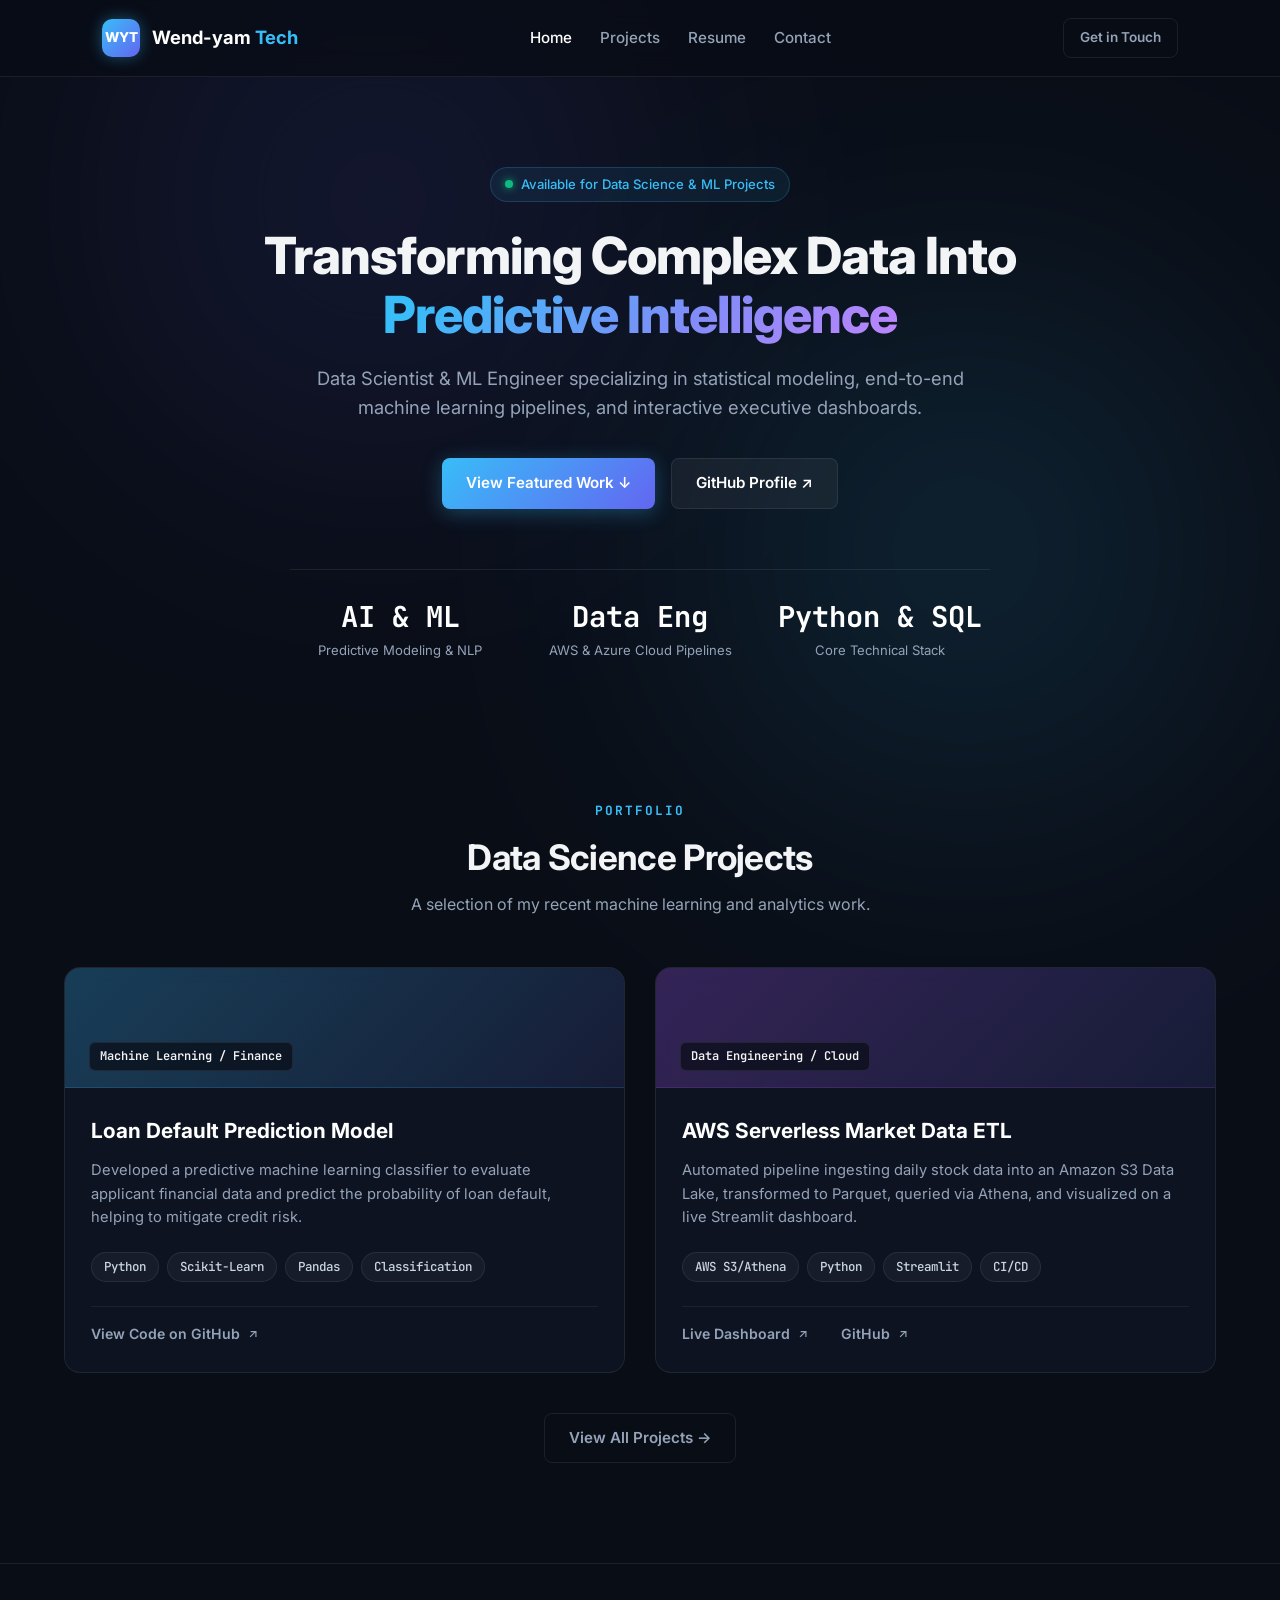
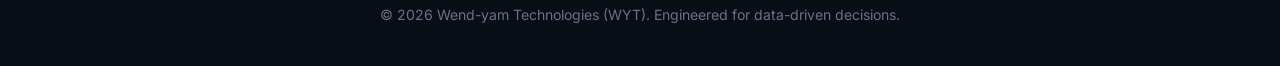
<file: index.html>
<!DOCTYPE html>
<html lang="en">
<head>
    <meta charset="UTF-8">
    <meta name="viewport" content="width=device-width, initial-scale=1.0">
    <meta name="description" content="Wend-yam Nikiema is a Data Scientist and Machine Learning Engineer specializing in NLP, predictive modeling, and cloud data engineering (AWS/Azure).">
    <meta name="author" content="Wend-yam Nikiema">
    <meta name="keywords" content="Wend-yam Nikiema, Data Scientist, Machine Learning, Wendyamtech, Data Engineer"> 
    <title>Wend-yam Technologies | Data Science & Machine Learning</title>
    <!-- Google Fonts: Inter & JetBrains Mono -->
    <link rel="preconnect" href="https://fonts.googleapis.com">
    <link rel="preconnect" href="https://fonts.gstatic.com" crossorigin>
    <link href="https://fonts.googleapis.com/css2?family=Inter:wght@300;400;500;600;700;800&family=JetBrains+Mono:wght@400;500&display=swap" rel="stylesheet">
    <link rel="stylesheet" href="css/styles.css">
</head>
<body>

    <!-- BACKGROUND GLOW EFFECTS -->
    <div class="glow-bg glow-1"></div>
    <div class="glow-bg glow-2"></div>

    <!-- GLASS NAVIGATION -->
    <header class="navbar">
        <a href="index.html" class="brand">
            <div class="brand-icon">WYT</div>
            <span class="brand-text">Wend-yam <span class="highlight">Tech</span></span>
        </a>

        <!-- Hamburger Icon for Mobile -->
        <div class="hamburger" id="hamburger-menu">
            <svg width="28" height="28" viewBox="0 0 24 24" fill="none" stroke="currentColor" stroke-width="2"><line x1="3" y1="12" x2="21" y2="12"></line><line x1="3" y1="6" x2="21" y2="6"></line><line x1="3" y1="18" x2="21" y2="18"></line></svg>
        </div>

        <nav class="nav-links" id="nav-links">
            <a href="index.html" class="active">Home</a>
            <a href="projects.html">Projects</a>
            <a href="resume.html">Resume</a>
            <a href="contact.html">Contact</a>
        </nav>
        <a href="contact.html" class="btn btn-outline btn-sm desktop-only">Get in Touch</a>
    </header>

    <!-- HERO SECTION -->
    <section class="hero">
        <div class="status-badge">
            <span class="pulse-dot"></span>
            <span>Available for Data Science & ML Projects</span>
        </div>
        <h1 class="hero-title">
            Transforming Complex Data Into <span class="gradient-text">Predictive Intelligence</span>
        </h1>
        <p class="hero-subtext">
            Data Scientist & ML Engineer specializing in statistical modeling, end-to-end machine learning pipelines, and interactive executive dashboards.
        </p>
        <div class="hero-cta">
            <a href="#projects" class="btn btn-primary">View Featured Work ↓</a>
            <!-- LE LIEN GITHUB A ÉTÉ MIS À JOUR ICI -->
            <a href="https://github.com/Wendyamemile" target="_blank" class="btn btn-secondary">GitHub Profile ↗</a>
        </div>

        <!-- QUICK IMPACT STATS -->
        <div class="stats-grid">
            <div class="stat-card">
                <span class="stat-num">AI & ML</span>
                <span class="stat-label">Predictive Modeling & NLP</span>
            </div>
            <div class="stat-card">
                <span class="stat-num">Data Eng</span>
                <span class="stat-label">AWS & Azure Cloud Pipelines</span>
            </div>
            <div class="stat-card">
                <span class="stat-num">Python & SQL</span>
                <span class="stat-label">Core Technical Stack</span>
            </div>
        </div>
    </section>

    <!-- PROJECTS SECTION -->
    <main class="container" id="projects">
        <div class="section-header">
            <p class="section-tag">PORTFOLIO</p>
            <h2 class="section-heading">Data Science Projects</h2>
            <p class="section-subheading">A selection of my recent machine learning and analytics work.</p>
        </div>

        <div class="project-grid">

            <!-- VOTRE VRAI PROJET: LOAN DEFAULT -->
            <article class="project-card">
                <div class="card-banner banner-blue">
                    <span class="banner-badge">Machine Learning / Finance</span>
                </div>
                <div class="card-body">
                    <h3 class="project-title">Loan Default Prediction Model</h3>
                    <p class="project-desc">
                        Developed a predictive machine learning classifier to evaluate applicant financial data and predict the probability of loan default, helping to mitigate credit risk.
                    </p>
                    <div class="tags">
                        <span class="tag">Python</span>
                        <span class="tag">Scikit-Learn</span>
                        <span class="tag">Pandas</span>
                        <span class="tag">Classification</span>
                    </div>
                    <div class="card-links">
                        <a href="https://github.com/Wendyamemile/loan-default-ml" target="_blank" class="project-link">
                            <span>View Code on GitHub</span>
                            <svg width="14" height="14" viewBox="0 0 24 24" fill="none" stroke="currentColor" stroke-width="2"><path d="M7 17l9.2-9.2M17 17V8H8"/></svg>
                        </a>
                    </div>
                </div>
            </article>

             <!-- AWS MARKET DATA ETL PROJECT -->
            <article class="project-card">
                <div class="card-banner banner-purple">
                    <span class="banner-badge">Data Engineering / Cloud</span>
                </div>
                <div class="card-body">
                    <h3 class="project-title">AWS Serverless Market Data ETL</h3>
                    <p class="project-desc">
                        Automated pipeline ingesting daily stock data into an Amazon S3 Data Lake, transformed to Parquet, queried via Athena, and visualized on a live Streamlit dashboard.
                    </p>
                    <div class="tags">
                        <span class="tag">AWS S3/Athena</span>
                        <span class="tag">Python</span>
                        <span class="tag">Streamlit</span>
                        <span class="tag">CI/CD</span>
                    </div>
                    <div class="card-links">
                        <a href="https://aws-market-data-etl-3xnorj7ohfcxuxshp2o4iq.streamlit.app/" target="_blank" class="project-link">
                            <span>Live Dashboard</span>
                            <svg width="14" height="14" viewBox="0 0 24 24" fill="none" stroke="currentColor" stroke-width="2"><path d="M7 17l9.2-9.2M17 17V8H8"/></svg>
                        </a>
                        <a href="https://github.com/Wendyamemile/aws-market-data-etl" target="_blank" class="project-link" style="margin-left: 15px;">
                            <span>GitHub</span>
                            <svg width="14" height="14" viewBox="0 0 24 24" fill="none" stroke="currentColor" stroke-width="2"><path d="M7 17l9.2-9.2M17 17V8H8"/></svg>
                        </a>
                    </div>
                </div>
            </article>

        </div>
        
        <div style="text-align: center; margin-top: 40px;">
            <a href="projects.html" class="btn btn-outline">View All Projects →</a>
        </div>
    </main>

    <!-- FOOTER -->
    <footer class="footer">
        <p>© 2026 Wend-yam Technologies (WYT). Engineered for data-driven decisions.</p>
    </footer>

    <script src="js/scripts.js"></script>
</body>
</html>
</file>
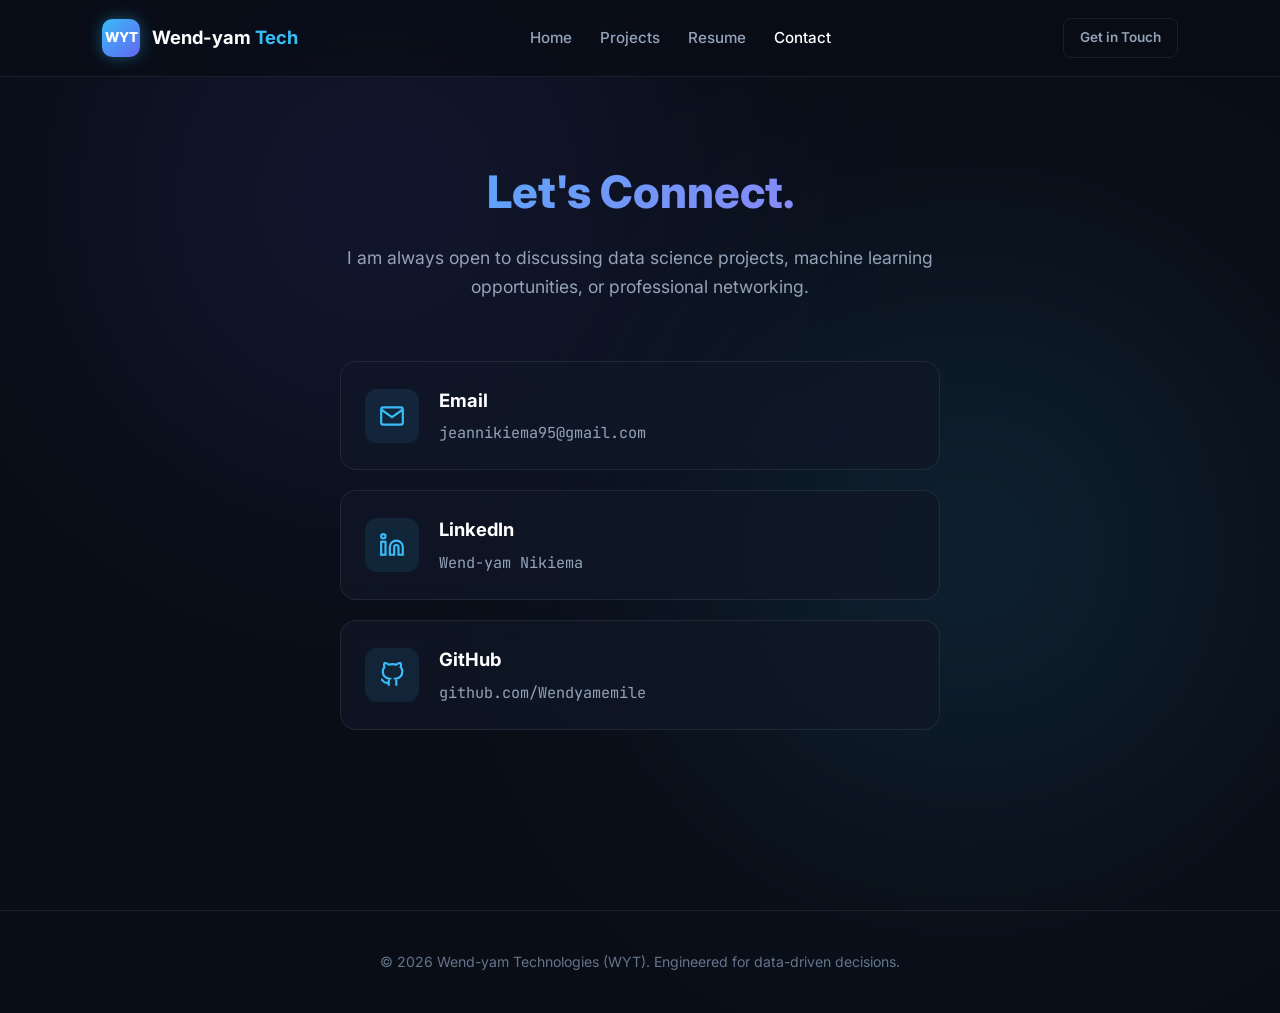
<file: contact.html>
<!DOCTYPE html>
<html lang="en">
<head>
    <meta charset="UTF-8">
    <meta name="viewport" content="width=device-width, initial-scale=1.0">
    <title>Contact | Wend-yam Technologies (WYT)</title>
    <!-- Google Fonts -->
    <link rel="preconnect" href="https://fonts.googleapis.com">
    <link rel="preconnect" href="https://fonts.gstatic.com" crossorigin>
    <link href="https://fonts.googleapis.com/css2?family=Inter:wght@300;400;500;600;700;800&family=JetBrains+Mono:wght@400;500&display=swap" rel="stylesheet">
    <link rel="stylesheet" href="css/styles.css">

    <!-- Contact Page Specific Styling -->
    <style>
        .contact-header {
            text-align: center;
            margin-bottom: 60px;
        }

        .contact-header h1 {
            font-size: 2.8rem;
            font-weight: 800;
            margin-bottom: 16px;
        }

        .contact-header p {
            color: var(--text-muted);
            font-size: 1.1rem;
            max-width: 600px;
            margin: 0 auto;
        }

        /* Centered layout for the links */
        .contact-methods-centered {
            display: flex;
            flex-direction: column;
            gap: 20px;
            max-width: 600px;
            margin: 0 auto;
        }

        .contact-method {
            display: flex;
            align-items: center;
            gap: 20px;
            padding: 24px;
            background: var(--bg-card);
            border: 1px solid var(--border-color);
            border-radius: 16px;
            text-decoration: none;
            transition: all 0.3s ease;
            backdrop-filter: blur(10px);
        }

        .contact-method:hover {
            transform: translateY(-4px);
            border-color: var(--border-hover);
            background: rgba(255, 255, 255, 0.04);
            box-shadow: 0 10px 25px rgba(0, 0, 0, 0.2);
        }

        .method-icon {
            width: 54px;
            height: 54px;
            background: rgba(56, 189, 248, 0.1);
            color: var(--accent-blue);
            border-radius: 12px;
            display: flex;
            align-items: center;
            justify-content: center;
            flex-shrink: 0;
        }

        .method-details h3 {
            color: #fff;
            font-size: 1.15rem;
            margin-bottom: 6px;
        }

        .method-details p {
            color: var(--text-muted);
            font-size: 0.95rem;
            font-family: 'JetBrains Mono', monospace;
            word-break: break-all;
        }
    </style>
</head>
<body>

    <!-- BACKGROUND GLOWS -->
    <div class="glow-bg glow-1"></div>
    <div class="glow-bg glow-2"></div>

    <!-- GLASS NAVIGATION WITH HAMBURGER -->
    <header class="navbar">
        <a href="index.html" class="brand">
            <div class="brand-icon">WYT</div>
            <span class="brand-text">Wend-yam <span class="highlight">Tech</span></span>
        </a>

        <!-- Hamburger Icon for Mobile -->
        <div class="hamburger" id="hamburger-menu">
            <svg width="28" height="28" viewBox="0 0 24 24" fill="none" stroke="currentColor" stroke-width="2"><line x1="3" y1="12" x2="21" y2="12"></line><line x1="3" y1="6" x2="21" y2="6"></line><line x1="3" y1="18" x2="21" y2="18"></line></svg>
        </div>

        <nav class="nav-links" id="nav-links">
            <a href="index.html">Home</a>
            <a href="projects.html">Projects</a>
            <a href="resume.html">Resume</a>
            <a href="contact.html" class="active">Contact</a>
        </nav>
        <a href="contact.html" class="btn btn-outline btn-sm desktop-only">Get in Touch</a>
    </header>

    <!-- MAIN CONTACT SECTION -->
    <main class="container">
        <div class="contact-header">
            <h1 class="gradient-text">Let's Connect.</h1>
            <p>I am always open to discussing data science projects, machine learning opportunities, or professional networking.</p>
        </div>

        <!-- CENTERED LINKS -->
        <div class="contact-methods-centered">
            
            <!-- EMAIL -->
            <a href="mailto:jeannikiema95@gmail.com" class="contact-method">
                <div class="method-icon">
                    <svg width="26" height="26" viewBox="0 0 24 24" fill="none" stroke="currentColor" stroke-width="2"><path d="M4 4h16c1.1 0 2 .9 2 2v12c0 1.1-.9 2-2 2H4c-1.1 0-2-.9-2-2V6c0-1.1.9-2 2-2z"></path><polyline points="22,6 12,13 2,6"></polyline></svg>
                </div>
                <div class="method-details">
                    <h3>Email</h3>
                    <p>jeannikiema95@gmail.com</p>
                </div>
            </a>

            <!-- LINKEDIN -->
            <a href="https://www.linkedin.com/in/wend-yam-nikiema-653b31236?utm_source=share_via&utm_content=profile&utm_medium=member_ios" target="_blank" class="contact-method">
                <div class="method-icon">
                    <svg width="26" height="26" viewBox="0 0 24 24" fill="none" stroke="currentColor" stroke-width="2"><path d="M16 8a6 6 0 0 1 6 6v7h-4v-7a2 2 0 0 0-2-2 2 2 0 0 0-2 2v7h-4v-7a6 6 0 0 1 6-6z"></path><rect x="2" y="9" width="4" height="12"></rect><circle cx="4" cy="4" r="2"></circle></svg>
                </div>
                <div class="method-details">
                    <h3>LinkedIn</h3>
                    <p>Wend-yam Nikiema</p>
                </div>
            </a>

            <!-- GITHUB -->
            <a href="https://github.com/Wendyamemile" target="_blank" class="contact-method">
                <div class="method-icon">
                    <svg width="26" height="26" viewBox="0 0 24 24" fill="none" stroke="currentColor" stroke-width="2"><path d="M9 19c-5 1.5-5-2.5-7-3m14 6v-3.87a3.37 3.37 0 0 0-.94-2.61c3.14-.35 6.44-1.54 6.44-7A5.44 5.44 0 0 0 20 4.77 5.07 5.07 0 0 0 19.91 1S18.73.65 16 2.48a13.38 13.38 0 0 0-7 0C6.27.65 5.09 1 5.09 1A5.07 5.07 0 0 0 5 4.77a5.44 5.44 0 0 0-1.5 3.78c0 5.42 3.3 6.61 6.44 7A3.37 3.37 0 0 0 9 18.13V22"></path></svg>
                </div>
                <div class="method-details">
                    <h3>GitHub</h3>
                    <p>github.com/Wendyamemile</p>
                </div>
            </a>

        </div>
    </main>

    <!-- FOOTER -->
    <footer class="footer" style="margin-top: 80px;">
        <p>© 2026 Wend-yam Technologies (WYT). Engineered for data-driven decisions.</p>
    </footer>

    <script src="js/scripts.js"></script>
</body>
</html>
</file>
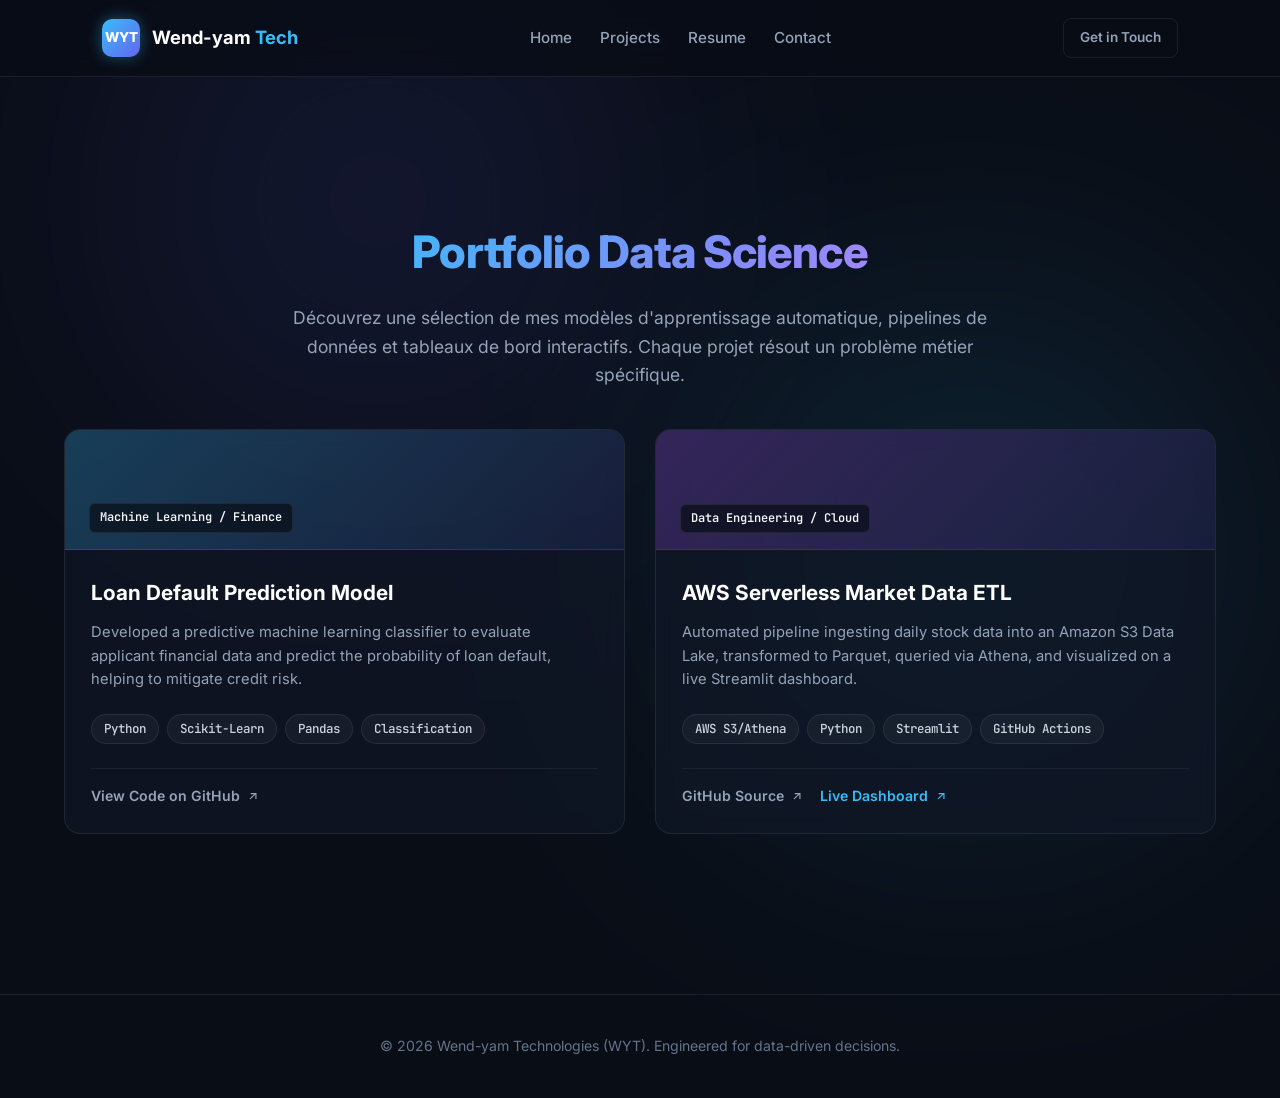
<file: projects.html>
<!DOCTYPE html>
<html lang="en">
<head>
    <meta charset="UTF-8">
    <meta name="viewport" content="width=device-width, initial-scale=1.0">
    <title>Projets | Wend-yam Technologies (WYT)</title>
    <!-- Google Fonts -->
    <link rel="preconnect" href="https://fonts.googleapis.com">
    <link rel="preconnect" href="https://fonts.gstatic.com" crossorigin>
    <link href="https://fonts.googleapis.com/css2?family=Inter:wght@300;400;500;600;700;800&family=JetBrains+Mono:wght@400;500&display=swap" rel="stylesheet">
    <link rel="stylesheet" href="css/styles.css">

    <!-- CSS spécifique pour l'en-tête de la page projets -->
    <style>
        .projects-page-header {
            text-align: center;
            padding: 60px 20px 40px;
            max-width: 800px;
            margin: 0 auto;
        }

        .projects-page-title {
            font-size: 2.8rem;
            font-weight: 800;
            margin-bottom: 16px;
            letter-spacing: -0.02em;
        }

        .projects-page-desc {
            color: var(--text-muted);
            font-size: 1.1rem;
            line-height: 1.6;
        }
    </style>
</head>
<body>

    <!-- EFFETS LUMINEUX EN ARRIÈRE-PLAN -->
    <div class="glow-bg glow-1"></div>
    <div class="glow-bg glow-2"></div>

    <!-- BARRE DE NAVIGATION (GLASSMORPHISM) -->
<header class="navbar">
    <a href="index.html" class="brand">
        <div class="brand-icon">WYT</div>
        <span class="brand-text">Wend-yam <span class="highlight">Tech</span></span>
    </a>

    <!-- 1. AJOUTEZ L'ICÔNE HAMBURGER ICI -->
    <div class="hamburger" id="hamburger-menu">
        <svg width="28" height="28" viewBox="0 0 24 24" fill="none" stroke="currentColor" stroke-width="2"><line x1="3" y1="12" x2="21" y2="12"></line><line x1="3" y1="6" x2="21" y2="6"></line><line x1="3" y1="18" x2="21" y2="18"></line></svg>
    </div>

    <!-- 2. AJOUTEZ L'ID "nav-links" À CETTE BALISE -->
    <nav class="nav-links" id="nav-links">
        <a href="index.html">Home</a>
        <a href="projects.html">Projects</a>
        <a href="resume.html">Resume</a>
        <a href="contact.html">Contact</a>
    </nav>
    
    <a href="contact.html" class="btn btn-outline btn-sm desktop-only">Get in Touch</a>
</header>

    <!-- CONTENU PRINCIPAL -->
    <main class="container">
        
        <!-- EN-TÊTE DE LA PAGE -->
        <div class="projects-page-header">
            <h1 class="projects-page-title gradient-text">Portfolio Data Science</h1>
            <p class="projects-page-desc">
                Découvrez une sélection de mes modèles d'apprentissage automatique, pipelines de données et tableaux de bord interactifs. Chaque projet résout un problème métier spécifique.
            </p>
        </div>

        <!-- GRILLE DE PROJETS -->
        <div class="project-grid">


            <!-- LOAN DEFAULT MACHINE LEARNING PROJECT -->
            <article class="project-card">
                <div class="card-banner banner-blue">
                    <span class="banner-badge">Machine Learning / Finance</span>
                </div>
                <div class="card-body">
                    <h3 class="project-title">Loan Default Prediction Model</h3>
                    <p class="project-desc">
                        Developed a predictive machine learning classifier to evaluate applicant financial data and predict the probability of loan default, helping to mitigate credit risk.
                    </p>
                    <div class="tags">
                        <span class="tag">Python</span>
                        <span class="tag">Scikit-Learn</span>
                        <span class="tag">Pandas</span>
                        <span class="tag">Classification</span>
                    </div>
                    <div class="card-links">
                        <a href="https://github.com/Wendyamemile/loan-default-ml" target="_blank" class="project-link">
                            <span>View Code on GitHub</span>
                            <svg width="14" height="14" viewBox="0 0 24 24" fill="none" stroke="currentColor" stroke-width="2"><path d="M7 17l9.2-9.2M17 17V8H8"/></svg>
                        </a>
                    </div>
                </div>
            </article>

            <!-- AWS MARKET DATA ETL PROJECT -->
            <article class="project-card">
                <div class="card-banner banner-purple">
                    <span class="banner-badge">Data Engineering / Cloud</span>
                </div>
                <div class="card-body">
                    <h3 class="project-title">AWS Serverless Market Data ETL</h3>
                    <p class="project-desc">
                        Automated pipeline ingesting daily stock data into an Amazon S3 Data Lake, transformed to Parquet, queried via Athena, and visualized on a live Streamlit dashboard.
                    </p>
                    <div class="tags">
                        <span class="tag">AWS S3/Athena</span>
                        <span class="tag">Python</span>
                        <span class="tag">Streamlit</span>
                        <span class="tag">GitHub Actions</span>
                    </div>
                    <div class="card-links">
                        <a href="https://github.com/Wendyamemile/aws-market-data-etl" target="_blank" class="project-link">
                            <span>GitHub Source</span>
                            <svg width="14" height="14" viewBox="0 0 24 24" fill="none" stroke="currentColor" stroke-width="2"><path d="M7 17l9.2-9.2M17 17V8H8"/></svg>
                        </a>
                        <a href="https://aws-market-data-etl-3xnorj7ohfcxuxshp2o4iq.streamlit.app/" target="_blank" class="project-link highlight-link">
                            <span>Live Dashboard</span>
                            <svg width="14" height="14" viewBox="0 0 24 24" fill="none" stroke="currentColor" stroke-width="2"><path d="M7 17l9.2-9.2M17 17V8H8"/></svg>
                        </a>
                    </div>
                </div>
            </article>


            <!-- PROJET 1
            <article class="project-card">
                <div class="card-banner banner-blue">
                    <span class="banner-badge">Machine Learning</span>
                </div>
                <div class="card-body">
                    <h3 class="project-title">Moteur de Prédiction du Churn</h3>
                    <p class="project-desc">
                        Développement d'un classificateur XGBoost pour identifier les principaux comportements menant au désabonnement des clients, permettant aux équipes de rétention de cibler les comptes à risque.
                    </p>
                    <div class="tags">
                        <span class="tag">Python</span>
                        <span class="tag">Scikit-Learn</span>
                        <span class="tag">XGBoost</span>
                        <span class="tag">Pandas</span>
                    </div>
                    <div class="card-links">
                        <a href="https://github.com/votre-compte/repo-churn" target="_blank" class="project-link">
                            <span>Code Source</span>
                            <svg width="14" height="14" viewBox="0 0 24 24" fill="none" stroke="currentColor" stroke-width="2"><path d="M7 17l9.2-9.2M17 17V8H8"/></svg>
                        </a>
                        <a href="https://huggingface.co/spaces/votre-espace" target="_blank" class="project-link highlight-link">
                            <span>Application Live</span>
                            <svg width="14" height="14" viewBox="0 0 24 24" fill="none" stroke="currentColor" stroke-width="2"><path d="M7 17l9.2-9.2M17 17V8H8"/></svg>
                        </a>
                    </div>
                </div>
            </article> -->

            <!-- PROJET 2 -->
            <!-- <article class="project-card">
                <div class="card-banner banner-purple">
                    <span class="banner-badge">Analytics & BI</span>
                </div>
                <div class="card-body">
                    <h3 class="project-title">Prévisions des Ventes & EDA</h3>
                    <p class="project-desc">
                        Création de modèles de prévision de séries chronologiques (Prophet & ARIMA) connectés à un tableau de bord interactif pour prédire les revenus trimestriels et les tendances saisonnières.
                    </p>
                    <div class="tags">
                        <span class="tag">SQL</span>
                        <span class="tag">Power BI</span>
                        <span class="tag">Prophet</span>
                        <span class="tag">Séries Chronologiques</span>
                    </div>
                    <div class="card-links">
                        <a href="https://github.com/votre-compte/repo-ventes" target="_blank" class="project-link">
                            <span>Notebook EDA</span>
                            <svg width="14" height="14" viewBox="0 0 24 24" fill="none" stroke="currentColor" stroke-width="2"><path d="M7 17l9.2-9.2M17 17V8H8"/></svg>
                        </a>
                        <a href="#" class="project-link highlight-link">
                            <span>Dashboard Interactif</span>
                            <svg width="14" height="14" viewBox="0 0 24 24" fill="none" stroke="currentColor" stroke-width="2"><path d="M7 17l9.2-9.2M17 17V8H8"/></svg>
                        </a>
                    </div>
                </div>
            </article> -->

            <!-- PROJET 3 -->
            <!-- <article class="project-card">
                <div class="card-banner banner-emerald">
                    <span class="banner-badge">NLP / Deep Learning</span>
                </div>
                <div class="card-body">
                    <h3 class="project-title">Analyseur de Sentiments (NLP)</h3>
                    <p class="project-desc">
                        Mise au point d'un modèle Transformer pour analyser le sentiment de plus de 20 000 avis clients non structurés, permettant de faire remonter les problèmes techniques hebdomadaires.
                    </p>
                    <div class="tags">
                        <span class="tag">Hugging Face</span>
                        <span class="tag">PyTorch</span>
                        <span class="tag">Transformers</span>
                        <span class="tag">Streamlit</span>
                    </div>
                    <div class="card-links">
                        <a href="https://github.com/votre-compte/repo-nlp" target="_blank" class="project-link">
                            <span>Code Source</span>
                            <svg width="14" height="14" viewBox="0 0 24 24" fill="none" stroke="currentColor" stroke-width="2"><path d="M7 17l9.2-9.2M17 17V8H8"/></svg>
                        </a>
                        <a href="https://huggingface.co/spaces/votre-espace-nlp" target="_blank" class="project-link highlight-link">
                            <span>Tester le Modèle</span>
                            <svg width="14" height="14" viewBox="0 0 24 24" fill="none" stroke="currentColor" stroke-width="2"><path d="M7 17l9.2-9.2M17 17V8H8"/></svg>
                        </a>
                    </div>
                </div>
            </article> -->

            <!-- Vous pouvez ajouter de nouvelles cartes <article class="project-card"> ici pour vos futurs projets -->

        </div>
    </main>

    <!-- PIED DE PAGE -->
    <footer class="footer" style="margin-top: 60px;">
        <p>© 2026 Wend-yam Technologies (WYT). Engineered for data-driven decisions.</p>
    </footer>

    <script src="js/scripts.js"></script>
</body>
</html>
</file>
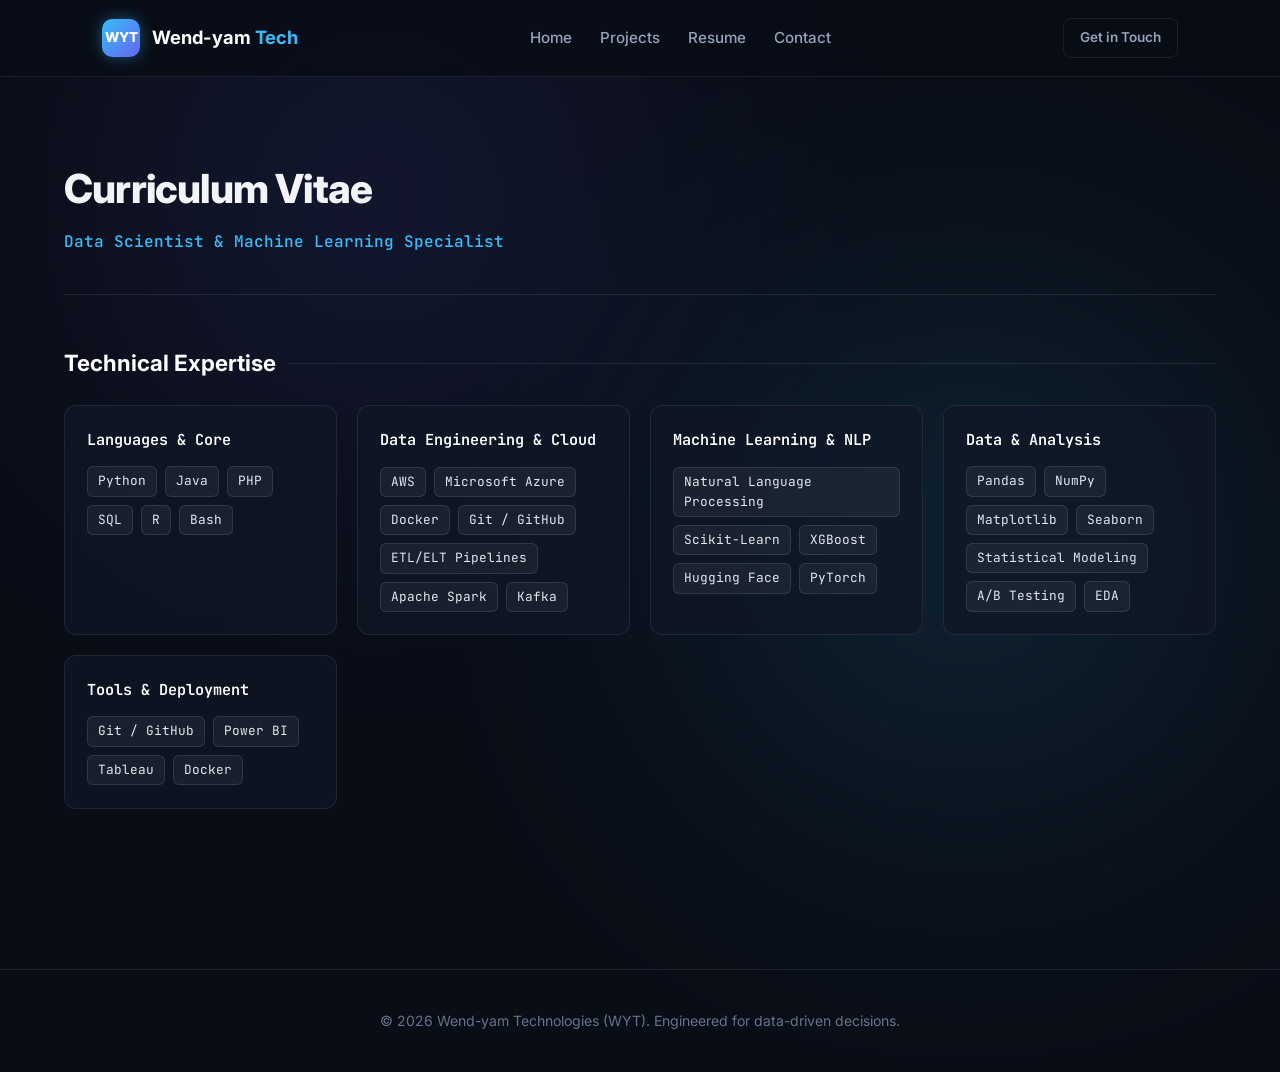
<file: resume.html>
<!DOCTYPE html>
<html lang="en">
<head>
    <meta charset="UTF-8">
    <meta name="viewport" content="width=device-width, initial-scale=1.0">
    <title>Resume | Wend-yam Technologies (WYT)</title>
    <!-- Google Fonts -->
    <link rel="preconnect" href="https://fonts.googleapis.com">
    <link rel="preconnect" href="https://fonts.gstatic.com" crossorigin>
    <link href="https://fonts.googleapis.com/css2?family=Inter:wght@300;400;500;600;700;800&family=JetBrains+Mono:wght@400;500&display=swap" rel="stylesheet">
    <link rel="stylesheet" href="css/styles.css">

    <!-- Resume-Specific Styling -->
    <style>
        .resume-header {
            display: flex;
            justify-content: space-between;
            align-items: flex-start;
            flex-wrap: wrap;
            gap: 24px;
            padding-bottom: 40px;
            border-bottom: 1px solid var(--border-color);
            margin-bottom: 50px;
        }

        .resume-title-group h1 {
            font-size: 2.5rem;
            font-weight: 800;
            letter-spacing: -0.02em;
            margin-bottom: 8px;
        }

        .resume-subtitle {
            color: var(--accent-blue);
            font-family: 'JetBrains Mono', monospace;
            font-size: 1rem;
            font-weight: 500;
        }

        .resume-actions {
            display: flex;
            gap: 12px;
            align-items: center;
        }

        /* Section Layouts */
        .resume-section {
            margin-bottom: 60px;
        }

        .resume-section-title {
            font-size: 1.4rem;
            font-weight: 700;
            color: #fff;
            margin-bottom: 24px;
            display: flex;
            align-items: center;
            gap: 12px;
        }

        .resume-section-title::after {
            content: "";
            flex-grow: 1;
            height: 1px;
            background: var(--border-color);
        }

        /* Skills Matrix */
        .skills-matrix {
            display: grid;
            grid-template-columns: repeat(auto-fit, minmax(260px, 1fr));
            gap: 20px;
        }

        .skill-category {
            background: var(--bg-card);
            border: 1px solid var(--border-color);
            border-radius: 12px;
            padding: 22px;
            backdrop-filter: blur(10px);
        }

        .skill-category-title {
            font-size: 0.95rem;
            font-weight: 600;
            color: #fff;
            margin-bottom: 14px;
            font-family: 'JetBrains Mono', monospace;
        }

        .skill-pills {
            display: flex;
            flex-wrap: wrap;
            gap: 8px;
        }

        .skill-pill {
            background: rgba(255, 255, 255, 0.05);
            border: 1px solid rgba(255, 255, 255, 0.1);
            color: #e2e8f0;
            padding: 4px 10px;
            border-radius: 6px;
            font-size: 0.8rem;
            font-family: 'JetBrains Mono', monospace;
        }

        /* Experience Timeline */
        .timeline {
            position: relative;
            padding-left: 32px;
            border-left: 1px solid var(--border-color);
            display: flex;
            flex-direction: column;
            gap: 36px;
        }

        .timeline-item {
            position: relative;
        }

        .timeline-dot {
            position: absolute;
            left: -38px;
            top: 4px;
            width: 12px;
            height: 12px;
            border-radius: 50%;
            background: var(--accent-blue);
            box-shadow: 0 0 10px var(--accent-blue);
            border: 2px solid var(--bg-dark);
        }

        .timeline-header {
            display: flex;
            justify-content: space-between;
            align-items: baseline;
            flex-wrap: wrap;
            gap: 8px;
            margin-bottom: 8px;
        }

        .timeline-role {
            font-size: 1.15rem;
            font-weight: 700;
            color: #fff;
        }

        .timeline-company {
            color: var(--accent-blue);
            font-weight: 600;
        }

        .timeline-date {
            font-size: 0.85rem;
            color: var(--text-muted);
            font-family: 'JetBrains Mono', monospace;
        }

        .timeline-bullets {
            list-style-type: none;
            padding: 0;
            margin-top: 10px;
        }

        .timeline-bullets li {
            position: relative;
            padding-left: 20px;
            color: var(--text-muted);
            font-size: 0.93rem;
            line-height: 1.6;
            margin-bottom: 8px;
        }

        .timeline-bullets li::before {
            content: "▹";
            position: absolute;
            left: 0;
            color: var(--accent-blue);
        }

        /* Education & Certs Grid */
        .edu-grid {
            display: grid;
            grid-template-columns: repeat(auto-fit, minmax(300px, 1fr));
            gap: 20px;
        }

        .edu-card {
            background: var(--bg-card);
            border: 1px solid var(--border-color);
            border-radius: 12px;
            padding: 22px;
        }

        .edu-degree {
            font-size: 1.05rem;
            font-weight: 700;
            color: #fff;
            margin-bottom: 4px;
        }

        .edu-school {
            color: var(--text-muted);
            font-size: 0.9rem;
            margin-bottom: 6px;
        }

        .edu-year {
            font-family: 'JetBrains Mono', monospace;
            font-size: 0.8rem;
            color: var(--accent-blue);
        }
    </style>
</head>
<body>

    <!-- BACKGROUND GLOWS -->
    <div class="glow-bg glow-1"></div>
    <div class="glow-bg glow-2"></div>

    <!-- GLASS NAVIGATION -->
<header class="navbar">
    <a href="index.html" class="brand">
        <div class="brand-icon">WYT</div>
        <span class="brand-text">Wend-yam <span class="highlight">Tech</span></span>
    </a>

    <!-- 1. AJOUTEZ L'ICÔNE HAMBURGER ICI -->
    <div class="hamburger" id="hamburger-menu">
        <svg width="28" height="28" viewBox="0 0 24 24" fill="none" stroke="currentColor" stroke-width="2"><line x1="3" y1="12" x2="21" y2="12"></line><line x1="3" y1="6" x2="21" y2="6"></line><line x1="3" y1="18" x2="21" y2="18"></line></svg>
    </div>

    <!-- 2. AJOUTEZ L'ID "nav-links" À CETTE BALISE -->
    <nav class="nav-links" id="nav-links">
        <a href="index.html">Home</a>
        <a href="projects.html">Projects</a>
        <a href="resume.html">Resume</a>
        <a href="contact.html">Contact</a>
    </nav>
    
    <a href="contact.html" class="btn btn-outline btn-sm desktop-only">Get in Touch</a>
</header>

    <!-- MAIN RESUME CONTAINER -->
    <main class="container">

        <!-- RESUME HEADER -->
        <div class="resume-header">
            <div class="resume-title-group">
                <h1>Curriculum Vitae</h1>
                <p class="resume-subtitle">Data Scientist & Machine Learning Specialist</p>
            </div>
            <!-- <div class="resume-actions">

                <a href="resume.pdf" download class="btn btn-primary">
                    <svg width="16" height="16" viewBox="0 0 24 24" fill="none" stroke="currentColor" stroke-width="2"><path d="M21 15v4a2 2 0 0 1-2 2H5a2 2 0 0 1-2-2v-4M7 10l5 5 5-5M12 15V3"/></svg>
                    Download PDF
                </a>
            </div> -->
        </div>

        <!-- 1. TECHNICAL SKILLS MATRIX -->
        <section class="resume-section">
            <h2 class="resume-section-title">Technical Expertise</h2>
            <div class="skills-matrix">
                
                <div class="skill-category">
                    <div class="skill-category-title">Languages & Core</div>
                    <div class="skill-pills">
                        <span class="skill-pill">Python</span>
                        <span class="skill-pill">Java</span>
                        <span class="skill-pill">PHP</span>
                        <span class="skill-pill">SQL</span>
                        <span class="skill-pill">R</span>
                        <span class="skill-pill">Bash</span>
                    </div>
                </div>

                <div class="skill-category">
                    <div class="skill-category-title">Data Engineering & Cloud</div>
                    <div class="skill-pills">
                        <span class="skill-pill">AWS</span>
                        <span class="skill-pill">Microsoft Azure</span>
                        <span class="skill-pill">Docker</span>
                        <span class="skill-pill">Git / GitHub</span>
                        <span class="skill-pill">ETL/ELT Pipelines</span>
                        <span class="skill-pill">Apache Spark</span>
                        <span class="skill-pill">Kafka</span>
                    </div>
                </div>

                <div class="skill-category">
                    <div class="skill-category-title">Machine Learning & NLP</div>
                    <div class="skill-pills">
                        <span class="skill-pill">Natural Language Processing</span>
                        <span class="skill-pill">Scikit-Learn</span>
                        <span class="skill-pill">XGBoost</span>
                        <span class="skill-pill">Hugging Face</span>
                        <span class="skill-pill">PyTorch</span>
                    </div>
                </div>

                <div class="skill-category">
                    <div class="skill-category-title">Data & Analysis</div>
                    <div class="skill-pills">
                        <span class="skill-pill">Pandas</span>
                        <span class="skill-pill">NumPy</span>
                        <span class="skill-pill">Matplotlib</span>
                        <span class="skill-pill">Seaborn</span>
                        <span class="skill-pill">Statistical Modeling</span>
                        <span class="skill-pill">A/B Testing</span>
                        <span class="skill-pill">EDA</span>
                    </div>
                </div>

                <div class="skill-category">
                    <div class="skill-category-title">Tools & Deployment</div>
                    <div class="skill-pills">
                        <span class="skill-pill">Git / GitHub</span>
                        <span class="skill-pill">Power BI</span>
                        <span class="skill-pill">Tableau</span>
                        <span class="skill-pill">Docker</span>
                    </div>
                </div>

            </div>
        </section>

        <!-- 2. EXPERIENCE TIMELINE -->
        <!-- <section class="resume-section">
            <h2 class="resume-section-title">Professional Experience</h2>
            <div class="timeline"> -->

                <!-- EXPERIENCE ITEM 1 -->
                <!-- <div class="timeline-item">
                    <div class="timeline-dot"></div>
                    <div class="timeline-header">
                        <div>
                            <span class="timeline-role">Data Scientist</span>
                            <span class="timeline-company"> — Wend-yam Technologies (Independent / Applied Projects)</span>
                        </div>
                        <span class="timeline-date">2023 — Present</span>
                    </div>
                    <ul class="timeline-bullets">
                        <li>Engineered end-to-end predictive classification pipelines in Python, improving baseline cross-validation accuracy by 14%.</li>
                        <li>Automated data extraction and cleansing workflows handling datasets exceeding 50,000+ records using SQL and Pandas.</li>
                        <li>Designed interactive stakeholder dashboards using Power BI and Streamlit to translate technical metrics into executive summaries.</li>
                    </ul>
                </div> -->

                <!-- EXPERIENCE ITEM 2 -->
                <!-- <div class="timeline-item">
                    <div class="timeline-dot"></div>
                    <div class="timeline-header">
                        <div>
                            <span class="timeline-role">Data Analyst / Researcher</span>
                            <span class="timeline-company"> — Applied Analytics & Modeling</span>
                        </div>
                        <span class="timeline-date">2021 — 2023</span>
                    </div>
                    <ul class="timeline-bullets">
                        <li>Performed exploratory data analysis and hypothesis testing to validate trend variations across multi-year historical logs.</li>
                        <li>Built relational SQL queries and schema models to streamline recurring operational reporting.</li>
                        <li>Drafted executive technical documentation summarizing model risk parameters and sampling bias checks.</li>
                    </ul>
                </div> -->
<!-- 
            </div>
        </section> -->

        <!-- 3. EDUCATION & CREDENTIALS -->
        <!-- <section class="resume-section">
            <h2 class="resume-section-title">Education & Certifications</h2>
            <div class="edu-grid">
                
                <div class="edu-card">
                    <div class="edu-degree">Bachelor of Science in Computer Science / Related Field</div>
                    <div class="edu-school">Your University Name</div>
                    <div class="edu-year">Graduated 2023</div>
                </div>

                <div class="edu-card">
                    <div class="edu-degree">Professional Machine Learning Certification</div>
                    <div class="edu-school">DeepLearning.AI / Coursera / AWS</div>
                    <div class="edu-year">Completed 2024</div>
                </div>

            </div>
        </section> -->

    </main>

    <!-- FOOTER -->
    <footer class="footer">
        <p>© 2026 Wend-yam Technologies (WYT). Engineered for data-driven decisions.</p>
    </footer>

    <script src="js/scripts.js"></script>
</body>
</html>
</file>
<file: css/styles.css>
/* RESET & VARIABLES */
:root {
    --bg-dark: #090d16;
    --bg-card: rgba(17, 24, 39, 0.7);
    --border-color: rgba(255, 255, 255, 0.08);
    --border-hover: rgba(56, 189, 248, 0.4);
    --text-main: #f3f4f6;
    --text-muted: #94a3b8;
    --accent-blue: #38bdf8;
    --accent-indigo: #6366f1;
    --accent-purple: #a855f7;
    --accent-emerald: #10b981;
}

* {
    margin: 0;
    padding: 0;
    box-sizing: border-box;
}

html {
    scroll-behavior: smooth;
}

body {
    background-color: var(--bg-dark);
    color: var(--text-main);
    font-family: 'Inter', -apple-system, BlinkMacSystemFont, sans-serif;
    min-height: 100vh;
    line-height: 1.6;
    overflow-x: hidden;
    position: relative;
}

/* BACKGROUND LIGHTING */
.glow-bg {
    position: absolute;
    width: 500px;
    height: 500px;
    border-radius: 50%;
    filter: blur(140px);
    opacity: 0.15;
    pointer-events: none;
    z-index: 0;
}
.glow-1 { top: -50px; left: 10%; background: var(--accent-indigo); }
.glow-2 { top: 300px; right: 5%; background: var(--accent-blue); }

/* NAVIGATION */
.navbar {
    position: sticky;
    top: 0;
    z-index: 100;
    display: flex;
    justify-content: space-between;
    align-items: center;
    padding: 18px 8%;
    background: rgba(9, 13, 22, 0.75);
    backdrop-filter: blur(14px);
    -webkit-backdrop-filter: blur(14px);
    border-bottom: 1px solid var(--border-color);
}

.brand {
    display: flex;
    align-items: center;
    gap: 12px;
    text-decoration: none;
    color: #fff;
    font-weight: 700;
    font-size: 1.15rem;
}

.brand-icon {
    background: linear-gradient(135deg, var(--accent-blue), var(--accent-indigo));
    color: #fff;
    width: 38px;
    height: 38px;
    display: flex;
    align-items: center;
    justify-content: center;
    border-radius: 10px;
    font-weight: 800;
    font-size: 0.85rem;
    box-shadow: 0 0 15px rgba(56, 189, 248, 0.4);
}

.highlight {
    color: var(--accent-blue);
}

.nav-links {
    display: flex;
    gap: 28px;
}

.nav-links a {
    text-decoration: none;
    color: var(--text-muted);
    font-weight: 500;
    font-size: 0.95rem;
    transition: color 0.2s ease;
}

.nav-links a:hover,
.nav-links a.active {
    color: #fff;
}

/* BUTTONS */
.btn {
    display: inline-flex;
    align-items: center;
    gap: 8px;
    padding: 12px 24px;
    border-radius: 8px;
    font-weight: 600;
    font-size: 0.95rem;
    text-decoration: none;
    transition: all 0.25s ease;
    cursor: pointer;
}

.btn-sm {
    padding: 8px 16px;
    font-size: 0.85rem;
}

.btn-primary {
    background: linear-gradient(135deg, var(--accent-blue), var(--accent-indigo));
    color: #fff;
    box-shadow: 0 4px 20px rgba(56, 189, 248, 0.3);
}

.btn-primary:hover {
    transform: translateY(-2px);
    box-shadow: 0 6px 25px rgba(56, 189, 248, 0.45);
}

.btn-secondary {
    background: rgba(255, 255, 255, 0.05);
    color: #fff;
    border: 1px solid var(--border-color);
}

.btn-secondary:hover {
    background: rgba(255, 255, 255, 0.1);
    transform: translateY(-2px);
}

.btn-outline {
    border: 1px solid var(--border-color);
    color: var(--text-muted);
}

.btn-outline:hover {
    color: #fff;
    border-color: rgba(255, 255, 255, 0.3);
}

/* HERO SECTION */
.hero {
    position: relative;
    z-index: 1;
    text-align: center;
    padding: 90px 20px 60px;
    max-width: 900px;
    margin: 0 auto;
}

.status-badge {
    display: inline-flex;
    align-items: center;
    gap: 8px;
    padding: 6px 14px;
    background: rgba(56, 189, 248, 0.08);
    border: 1px solid rgba(56, 189, 248, 0.2);
    border-radius: 30px;
    font-size: 0.82rem;
    font-weight: 500;
    color: var(--accent-blue);
    margin-bottom: 24px;
}

.pulse-dot {
    width: 8px;
    height: 8px;
    background-color: var(--accent-emerald);
    border-radius: 50%;
    box-shadow: 0 0 8px var(--accent-emerald);
    animation: pulse 2s infinite;
}

@keyframes pulse {
    0% { transform: scale(0.95); opacity: 0.8; }
    50% { transform: scale(1.2); opacity: 1; }
    100% { transform: scale(0.95); opacity: 0.8; }
}

.hero-title {
    font-size: 3.2rem;
    font-weight: 800;
    line-height: 1.15;
    letter-spacing: -0.02em;
    margin-bottom: 20px;
}

.gradient-text {
    background: linear-gradient(135deg, #38bdf8 10%, #818cf8 60%, #c084fc 100%);
    -webkit-background-clip: text;
    -webkit-text-fill-color: transparent;
}

.hero-subtext {
    font-size: 1.15rem;
    color: var(--text-muted);
    max-width: 680px;
    margin: 0 auto 36px;
}

.hero-cta {
    display: flex;
    justify-content: center;
    gap: 16px;
    margin-bottom: 60px;
}

/* STATS */
.stats-grid {
    display: grid;
    grid-template-columns: repeat(3, 1fr);
    gap: 20px;
    max-width: 700px;
    margin: 0 auto;
    padding-top: 24px;
    border-top: 1px solid var(--border-color);
}

.stat-card {
    display: flex;
    flex-direction: column;
}

.stat-num {
    font-size: 1.8rem;
    font-weight: 700;
    color: #fff;
    font-family: 'JetBrains Mono', monospace;
}

.stat-label {
    font-size: 0.82rem;
    color: var(--text-muted);
}

/* CONTAINER & HEADINGS */
.container {
    max-width: 1200px;
    margin: 0 auto;
    padding: 80px 24px 100px;
    position: relative;
    z-index: 1;
}

.section-header {
    text-align: center;
    margin-bottom: 50px;
}

.section-tag {
    font-size: 0.8rem;
    font-weight: 700;
    letter-spacing: 0.15em;
    color: var(--accent-blue);
    font-family: 'JetBrains Mono', monospace;
    margin-bottom: 8px;
}

.section-heading {
    font-size: 2.2rem;
    font-weight: 700;
    letter-spacing: -0.02em;
}

.section-subheading {
    color: var(--text-muted);
    margin-top: 6px;
    font-size: 1rem;
}

/* PROJECT GRID */
.project-grid {
    display: grid;
    grid-template-columns: repeat(auto-fit, minmax(340px, 1fr));
    gap: 30px;
}

/* CARDS */
.project-card {
    background: var(--bg-card);
    border: 1px solid var(--border-color);
    border-radius: 16px;
    overflow: hidden;
    backdrop-filter: blur(10px);
    -webkit-backdrop-filter: blur(10px);
    transition: all 0.35s cubic-bezier(0.16, 1, 0.3, 1);
    display: flex;
    flex-direction: column;
}

.project-card:hover {
    transform: translateY(-6px);
    border-color: var(--border-hover);
    box-shadow: 0 16px 36px rgba(0, 0, 0, 0.5), 0 0 20px rgba(56, 189, 248, 0.15);
}

.card-banner {
    height: 120px;
    display: flex;
    align-items: flex-end;
    padding: 16px 24px;
    position: relative;
}

.banner-blue {
    background: linear-gradient(135deg, rgba(56, 189, 248, 0.25), rgba(99, 102, 241, 0.1));
    border-bottom: 1px solid rgba(56, 189, 248, 0.15);
}

.banner-purple {
    background: linear-gradient(135deg, rgba(168, 85, 247, 0.25), rgba(99, 102, 241, 0.1));
    border-bottom: 1px solid rgba(168, 85, 247, 0.15);
}

.banner-emerald {
    background: linear-gradient(135deg, rgba(16, 185, 129, 0.25), rgba(56, 189, 248, 0.1));
    border-bottom: 1px solid rgba(16, 185, 129, 0.15);
}

.banner-badge {
    background: rgba(9, 13, 22, 0.7);
    border: 1px solid var(--border-color);
    color: var(--text-main);
    font-size: 0.75rem;
    font-weight: 600;
    padding: 4px 10px;
    border-radius: 6px;
    font-family: 'JetBrains Mono', monospace;
}

.card-body {
    padding: 26px;
    display: flex;
    flex-direction: column;
    flex-grow: 1;
}

.project-title {
    font-size: 1.3rem;
    font-weight: 700;
    color: #fff;
    margin-bottom: 12px;
}

.project-desc {
    color: var(--text-muted);
    font-size: 0.92rem;
    line-height: 1.6;
    margin-bottom: 22px;
    flex-grow: 1;
}

/* TECH PILLS */
.tags {
    display: flex;
    flex-wrap: wrap;
    gap: 8px;
    margin-bottom: 24px;
}

.tag {
    background: rgba(255, 255, 255, 0.04);
    color: #cbd5e1;
    border: 1px solid rgba(255, 255, 255, 0.08);
    padding: 4px 12px;
    border-radius: 20px;
    font-size: 0.78rem;
    font-family: 'JetBrains Mono', monospace;
    font-weight: 500;
}

/* CARD LINKS */
.card-links {
    display: flex;
    gap: 16px;
    padding-top: 16px;
    border-top: 1px solid rgba(255, 255, 255, 0.06);
}

.project-link {
    display: inline-flex;
    align-items: center;
    gap: 6px;
    text-decoration: none;
    font-size: 0.88rem;
    font-weight: 600;
    color: var(--text-muted);
    transition: all 0.2s ease;
}

.project-link:hover {
    color: #fff;
}

.project-link svg {
    transition: transform 0.2s ease;
}

.project-link:hover svg {
    transform: translate(2px, -2px);
}

.highlight-link {
    color: var(--accent-blue);
}

.highlight-link:hover {
    color: #7dd3fc;
}

/* FOOTER */
.footer {
    border-top: 1px solid var(--border-color);
    padding: 40px 20px;
    text-align: center;
    color: #64748b;
    font-size: 0.88rem;
}

/* --- MENU HAMBURGER --- */
.hamburger {
    display: none;
    cursor: pointer;
    color: #fff;
    padding: 5px;
}

.desktop-only {
    display: inline-flex;
}

/* RESPONSIVE (MOBILES ET PETITS ÉCRANS) */
@media (max-width: 768px) {
    .hamburger {
        display: block; /* Affiche l'icône sur mobile */
    }

    .desktop-only {
        display: none; /* Masque le bouton "Get in Touch" pour gagner de la place */
    }

    .nav-links {
        display: none; /* Masqué par défaut sur mobile */
        flex-direction: column;
        position: absolute;
        top: 76px; /* Place le menu juste en dessous de la navbar */
        left: 0;
        width: 100%;
        background: rgba(9, 13, 22, 0.98);
        backdrop-filter: blur(14px);
        -webkit-backdrop-filter: blur(14px);
        padding: 10px 0 20px 0;
        border-bottom: 1px solid var(--border-color);
        box-shadow: 0 10px 20px rgba(0,0,0,0.5);
    }

    /* Cette classe est activée par JavaScript */
    .nav-links.active {
        display: flex; 
    }

    .nav-links a {
        padding: 16px 24px;
        text-align: center;
        width: 100%;
        border-bottom: 1px solid rgba(255, 255, 255, 0.05);
    }

    /* Ajustements pour les autres éléments sur mobile */
    .hero-title { font-size: 2.3rem; }
    .stats-grid { grid-template-columns: 1fr; gap: 16px; }
    .hero-cta { flex-direction: column; }
    .resume-header { flex-direction: column; }
}
</file>
